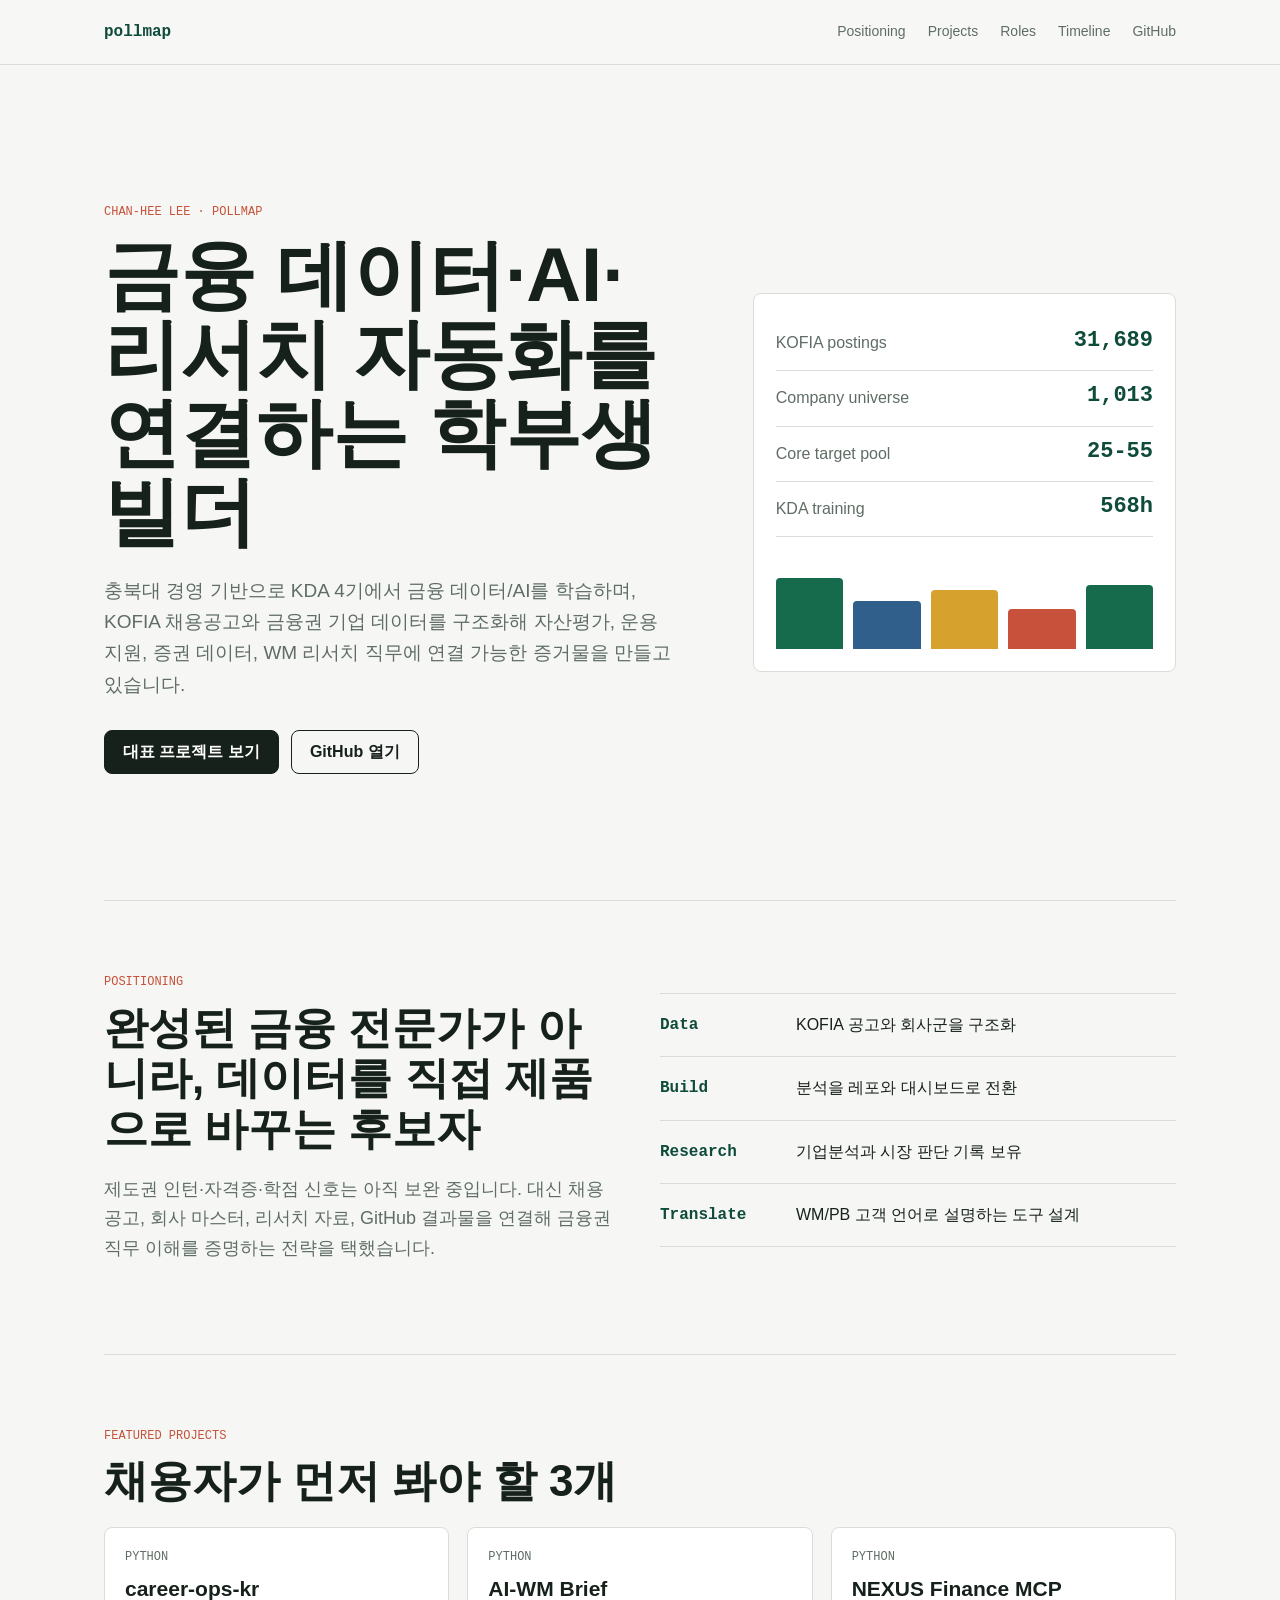
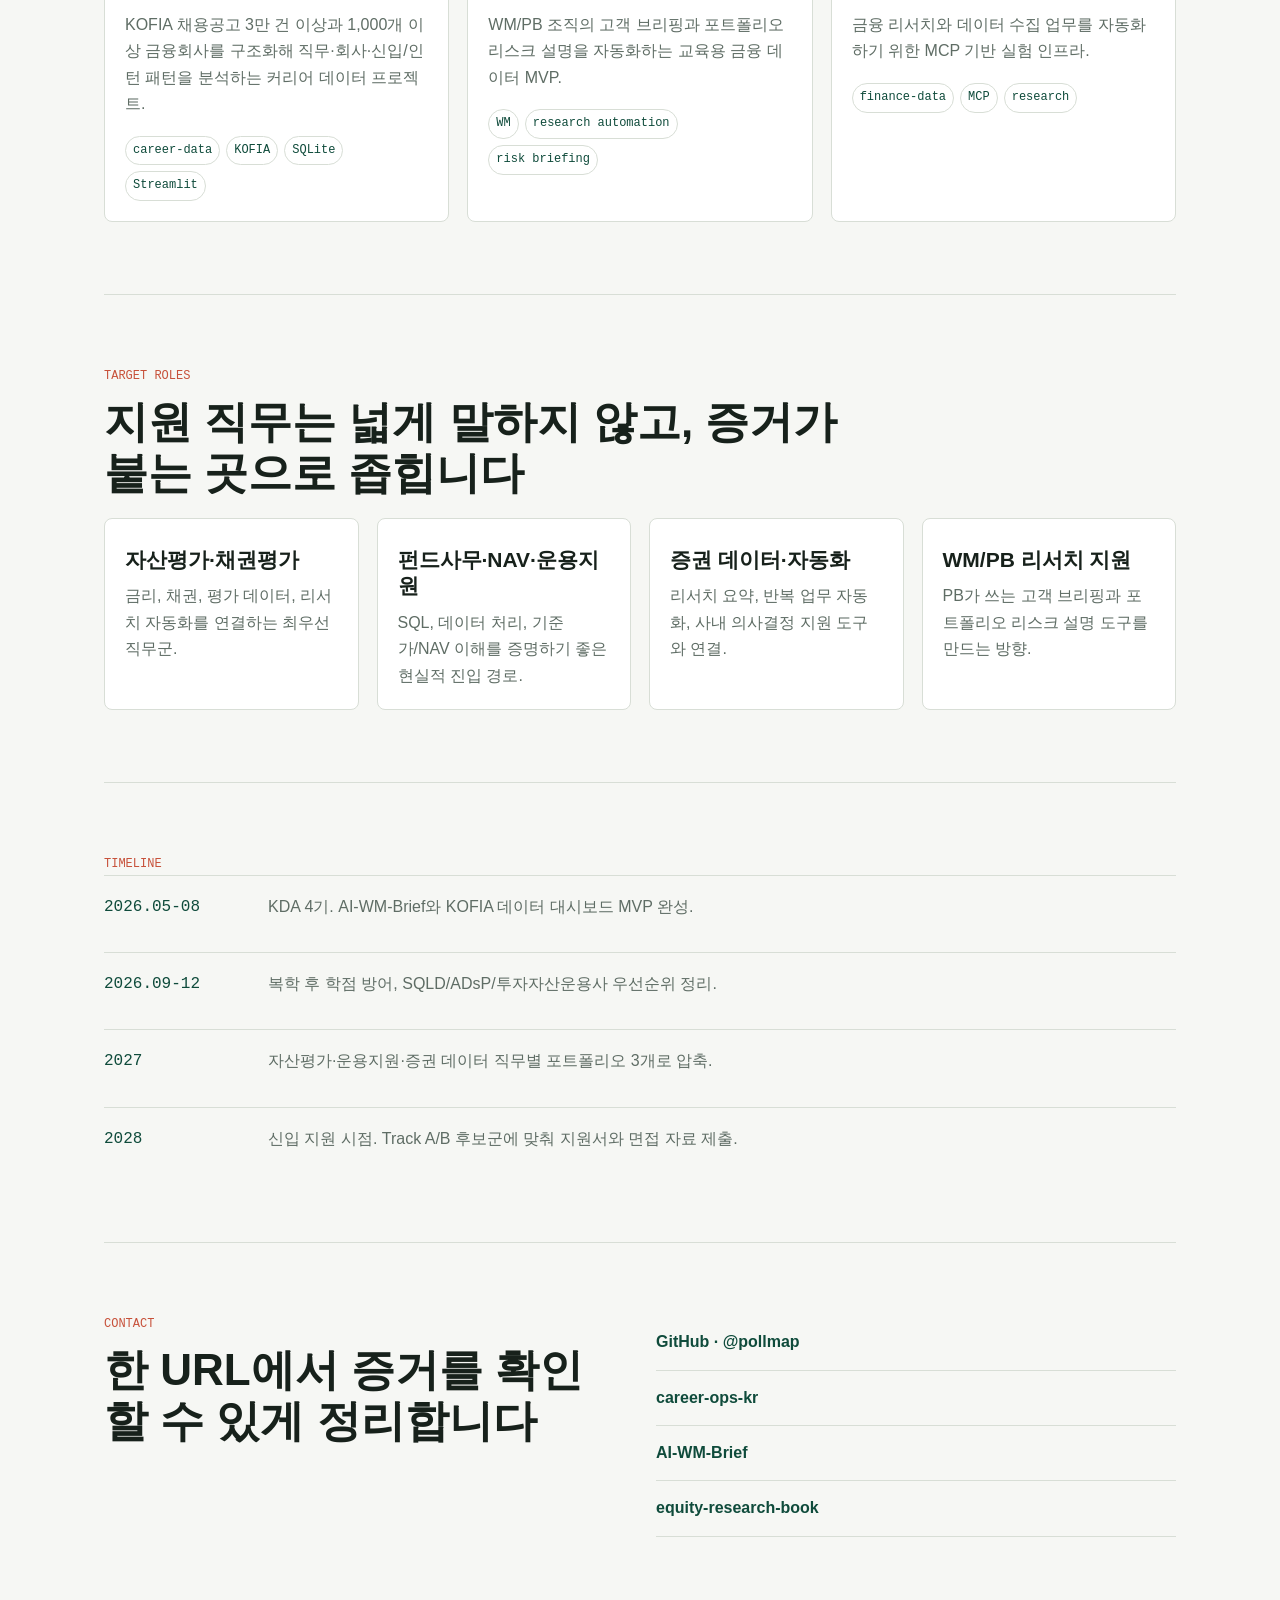
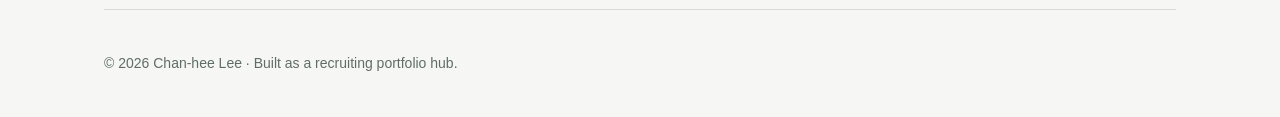
<file: index.html>
<!DOCTYPE html>
<html lang="ko">
<head>
  <meta charset="UTF-8">
  <meta name="viewport" content="width=device-width, initial-scale=1.0">
  <meta http-equiv="Content-Security-Policy" content="default-src 'self'; script-src 'self' 'unsafe-inline'; style-src 'self' 'unsafe-inline' https://fonts.googleapis.com; font-src https://fonts.gstatic.com; img-src 'self' data: https:; connect-src 'self'; frame-ancestors 'none';">
  <meta name="referrer" content="strict-origin-when-cross-origin">
  <title>pollmap | 금융 데이터·리서치 자동화 포트폴리오</title>
  <meta name="description" content="금융 데이터, AI, 리서치 자동화를 연결하는 학부생 빌더 이찬희의 채용자용 포트폴리오 허브입니다.">
  <meta property="og:title" content="pollmap | Chan-hee Lee">
  <meta property="og:description" content="금융 데이터·AI·리서치 자동화 포트폴리오">
  <meta property="og:url" content="https://pollmap.github.io/">
  <meta property="og:type" content="website">
  <link rel="preconnect" href="https://fonts.googleapis.com">
  <link rel="preconnect" href="https://fonts.gstatic.com" crossorigin>
  <link href="https://fonts.googleapis.com/css2?family=Pretendard+Variable:wght@400;500;650;750&family=IBM+Plex+Mono:wght@400;500;600&display=swap" rel="stylesheet">
  <link rel="stylesheet" href="style.css">
</head>
<body>
  <a class="skip-link" href="#main">본문으로 이동</a>

  <header class="site-header">
    <nav class="nav-container" aria-label="Primary">
      <a href="/" class="logo">pollmap</a>
      <ul class="nav-links">
        <li><a href="#positioning">Positioning</a></li>
        <li><a href="#projects">Projects</a></li>
        <li><a href="#roles">Roles</a></li>
        <li><a href="#timeline">Timeline</a></li>
        <li><a href="https://github.com/pollmap">GitHub</a></li>
      </ul>
    </nav>
  </header>

  <main id="main">
    <section class="hero" aria-labelledby="hero-title">
      <div class="hero-copy">
        <p class="eyebrow">Chan-hee Lee · pollmap</p>
        <h1 id="hero-title">금융 데이터·AI·리서치 자동화를 연결하는 학부생 빌더</h1>
        <p class="hero-text">
          충북대 경영 기반으로 KDA 4기에서 금융 데이터/AI를 학습하며, KOFIA 채용공고와 금융권 기업 데이터를
          구조화해 자산평가, 운용지원, 증권 데이터, WM 리서치 직무에 연결 가능한 증거물을 만들고 있습니다.
        </p>
        <div class="hero-actions">
          <a class="button primary" href="#projects">대표 프로젝트 보기</a>
          <a class="button secondary" href="https://github.com/pollmap">GitHub 열기</a>
        </div>
      </div>
      <aside class="evidence-board" aria-label="Portfolio evidence summary">
        <div class="board-row"><span>KOFIA postings</span><strong>31,689</strong></div>
        <div class="board-row"><span>Company universe</span><strong>1,013</strong></div>
        <div class="board-row"><span>Core target pool</span><strong>25-55</strong></div>
        <div class="board-row"><span>KDA training</span><strong>568h</strong></div>
        <div class="bar-set" aria-hidden="true">
          <i style="--h:78%"></i><i style="--h:52%"></i><i style="--h:64%"></i><i style="--h:44%"></i><i style="--h:70%"></i>
        </div>
      </aside>
    </section>

    <section class="positioning" id="positioning">
      <div class="section-label">Positioning</div>
      <div class="positioning-grid">
        <div>
          <h2>완성된 금융 전문가가 아니라, 데이터를 직접 제품으로 바꾸는 후보자</h2>
          <p>
            제도권 인턴·자격증·학점 신호는 아직 보완 중입니다. 대신 채용공고, 회사 마스터, 리서치 자료, GitHub 결과물을
            연결해 금융권 직무 이해를 증명하는 전략을 택했습니다.
          </p>
        </div>
        <ul class="proof-list">
          <li><strong>Data</strong><span>KOFIA 공고와 회사군을 구조화</span></li>
          <li><strong>Build</strong><span>분석을 레포와 대시보드로 전환</span></li>
          <li><strong>Research</strong><span>기업분석과 시장 판단 기록 보유</span></li>
          <li><strong>Translate</strong><span>WM/PB 고객 언어로 설명하는 도구 설계</span></li>
        </ul>
      </div>
    </section>

    <section class="projects" id="projects">
      <div class="section-label">Featured Projects</div>
      <h2>채용자가 먼저 봐야 할 3개</h2>
      <div class="projects-grid" id="projects-grid" aria-live="polite">
        <p class="loading">projects.json 로드 중</p>
      </div>
    </section>

    <section class="skills" id="roles">
      <div class="section-label">Target Roles</div>
      <h2>지원 직무는 넓게 말하지 않고, 증거가 붙는 곳으로 좁힙니다</h2>
      <div class="role-grid">
        <article>
          <h3>자산평가·채권평가</h3>
          <p>금리, 채권, 평가 데이터, 리서치 자동화를 연결하는 최우선 직무군.</p>
        </article>
        <article>
          <h3>펀드사무·NAV·운용지원</h3>
          <p>SQL, 데이터 처리, 기준가/NAV 이해를 증명하기 좋은 현실적 진입 경로.</p>
        </article>
        <article>
          <h3>증권 데이터·자동화</h3>
          <p>리서치 요약, 반복 업무 자동화, 사내 의사결정 지원 도구와 연결.</p>
        </article>
        <article>
          <h3>WM/PB 리서치 지원</h3>
          <p>PB가 쓰는 고객 브리핑과 포트폴리오 리스크 설명 도구를 만드는 방향.</p>
        </article>
      </div>
    </section>

    <section class="timeline" id="timeline">
      <div class="section-label">Timeline</div>
      <ol class="timeline-list">
        <li><time>2026.05-08</time><p>KDA 4기. AI-WM-Brief와 KOFIA 데이터 대시보드 MVP 완성.</p></li>
        <li><time>2026.09-12</time><p>복학 후 학점 방어, SQLD/ADsP/투자자산운용사 우선순위 정리.</p></li>
        <li><time>2027</time><p>자산평가·운용지원·증권 데이터 직무별 포트폴리오 3개로 압축.</p></li>
        <li><time>2028</time><p>신입 지원 시점. Track A/B 후보군에 맞춰 지원서와 면접 자료 제출.</p></li>
      </ol>
    </section>

    <section class="contact">
      <div>
        <div class="section-label">Contact</div>
        <h2>한 URL에서 증거를 확인할 수 있게 정리합니다</h2>
      </div>
      <ul class="contact-links">
        <li><a href="https://github.com/pollmap">GitHub · @pollmap</a></li>
        <li><a href="https://github.com/pollmap/career-ops-kr">career-ops-kr</a></li>
        <li><a href="https://github.com/pollmap/AI-WM-Brief">AI-WM-Brief</a></li>
        <li><a href="https://github.com/pollmap/equity-research-book">equity-research-book</a></li>
      </ul>
    </section>
  </main>

  <footer class="site-footer">
    <p>© 2026 Chan-hee Lee · Built as a recruiting portfolio hub.</p>
  </footer>

  <script>
    (async () => {
      const grid = document.getElementById('projects-grid');
      try {
        const res = await fetch('./projects.json', { cache: 'no-cache' });
        if (!res.ok) throw new Error(`HTTP ${res.status}`);
        const data = await res.json();
        const projects = (Array.isArray(data.projects) ? data.projects : []).filter(p => p.featured).slice(0, 3);
        grid.innerHTML = projects.map(project => {
          const tags = (project.tags || []).map(tag => `<span>${escapeHtml(tag)}</span>`).join('');
          return `
            <a class="project-card" href="${escapeAttribute(project.url)}" target="_blank" rel="noopener noreferrer">
              <p class="project-kicker">${escapeHtml(project.language || 'Project')}</p>
              <h3>${escapeHtml(project.title || project.name)}</h3>
              <p>${escapeHtml(project.description || '')}</p>
              <div class="project-tags">${tags}</div>
            </a>
          `;
        }).join('');
      } catch (error) {
        grid.innerHTML = `<p class="loading error">프로젝트 데이터를 불러오지 못했습니다: ${escapeHtml(error.message)}</p>`;
      }
    })();

    function escapeHtml(value) {
      return String(value).replace(/[&<>"']/g, char => ({
        '&': '&amp;', '<': '&lt;', '>': '&gt;', '"': '&quot;', "'": '&#39;'
      })[char]);
    }

    function escapeAttribute(value) {
      return escapeHtml(value || '#');
    }
  </script>
</body>
</html>
</file>
<file: style.css>
:root {
  --paper: #f6f7f4;
  --panel: #ffffff;
  --ink: #17211b;
  --muted: #5f6d65;
  --line: #d8ded6;
  --green: #176b4d;
  --green-2: #0f4b3b;
  --coral: #c7513a;
  --blue: #315f8c;
  --yellow: #d7a12d;
  --maxw: 1120px;
  --radius: 8px;
  --font-body: "Pretendard Variable", -apple-system, BlinkMacSystemFont, "Segoe UI", sans-serif;
  --font-mono: "IBM Plex Mono", ui-monospace, SFMono-Regular, Menlo, monospace;
}

*,
*::before,
*::after { box-sizing: border-box; }

html { scroll-behavior: smooth; }

body {
  margin: 0;
  background: var(--paper);
  color: var(--ink);
  font: 16px/1.65 var(--font-body);
}

a { color: inherit; text-decoration: none; }
a:hover { color: var(--green); }

.skip-link {
  position: absolute;
  left: -999px;
  top: 12px;
  background: var(--ink);
  color: var(--panel);
  padding: 8px 12px;
  z-index: 10;
}

.skip-link:focus { left: 12px; }

.site-header {
  position: sticky;
  top: 0;
  z-index: 5;
  border-bottom: 1px solid var(--line);
  background: color-mix(in srgb, var(--paper) 92%, white);
}

.nav-container {
  max-width: var(--maxw);
  margin: 0 auto;
  min-height: 64px;
  padding: 0 24px;
  display: flex;
  align-items: center;
  justify-content: space-between;
}

.logo {
  font-family: var(--font-mono);
  font-weight: 600;
  color: var(--green-2);
}

.nav-links {
  list-style: none;
  display: flex;
  gap: 22px;
  margin: 0;
  padding: 0;
  color: var(--muted);
  font-size: 14px;
}

main {
  max-width: var(--maxw);
  margin: 0 auto;
  padding: 0 24px;
}

.hero {
  min-height: calc(100vh - 64px);
  display: grid;
  grid-template-columns: minmax(0, 1.15fr) minmax(320px, 0.85fr);
  align-items: center;
  gap: clamp(32px, 6vw, 76px);
  border-bottom: 1px solid var(--line);
  padding: 56px 0;
}

.eyebrow,
.section-label,
.project-kicker {
  font-family: var(--font-mono);
  font-size: 12px;
  color: var(--coral);
  text-transform: uppercase;
}

.hero h1 {
  margin: 0;
  max-width: 760px;
  font-size: clamp(38px, 6vw, 76px);
  line-height: 1.04;
  letter-spacing: 0;
}

.hero-text {
  max-width: 700px;
  margin: 24px 0 0;
  color: var(--muted);
  font-size: 19px;
}

.hero-actions {
  display: flex;
  flex-wrap: wrap;
  gap: 12px;
  margin-top: 30px;
}

.button {
  display: inline-flex;
  align-items: center;
  justify-content: center;
  min-height: 44px;
  padding: 0 18px;
  border-radius: var(--radius);
  border: 1px solid var(--ink);
  font-weight: 650;
}

.button.primary {
  background: var(--ink);
  color: var(--panel);
}

.button.secondary {
  background: transparent;
  color: var(--ink);
}

.evidence-board {
  background: var(--panel);
  border: 1px solid var(--line);
  border-radius: var(--radius);
  padding: 22px;
}

.board-row {
  display: flex;
  justify-content: space-between;
  gap: 20px;
  padding: 14px 0;
  border-bottom: 1px solid var(--line);
}

.board-row span { color: var(--muted); }
.board-row strong { font: 600 22px/1 var(--font-mono); color: var(--green-2); }

.bar-set {
  height: 112px;
  display: flex;
  align-items: end;
  gap: 10px;
  padding-top: 20px;
}

.bar-set i {
  flex: 1;
  height: var(--h);
  background: var(--green);
  border-radius: 4px 4px 0 0;
}

.bar-set i:nth-child(2) { background: var(--blue); }
.bar-set i:nth-child(3) { background: var(--yellow); }
.bar-set i:nth-child(4) { background: var(--coral); }

section {
  padding: 72px 0;
  border-bottom: 1px solid var(--line);
}

section h2 {
  margin: 10px 0 20px;
  max-width: 780px;
  font-size: clamp(28px, 4vw, 44px);
  line-height: 1.15;
  letter-spacing: 0;
}

.positioning-grid {
  display: grid;
  grid-template-columns: 1fr 1fr;
  gap: 40px;
}

.positioning p {
  color: var(--muted);
  font-size: 18px;
}

.proof-list {
  list-style: none;
  margin: 0;
  padding: 0;
  border-top: 1px solid var(--line);
}

.proof-list li {
  display: grid;
  grid-template-columns: 120px 1fr;
  gap: 16px;
  padding: 18px 0;
  border-bottom: 1px solid var(--line);
}

.proof-list strong {
  font-family: var(--font-mono);
  color: var(--green-2);
}

.projects-grid,
.role-grid {
  display: grid;
  grid-template-columns: repeat(3, minmax(0, 1fr));
  gap: 18px;
}

.project-card,
.role-grid article {
  background: var(--panel);
  border: 1px solid var(--line);
  border-radius: var(--radius);
  padding: 20px;
}

.project-card h3,
.role-grid h3 {
  margin: 8px 0 10px;
  font-size: 21px;
  line-height: 1.25;
  letter-spacing: 0;
}

.project-card p,
.role-grid p {
  color: var(--muted);
  margin: 0;
}

.project-tags {
  display: flex;
  flex-wrap: wrap;
  gap: 6px;
  margin-top: 18px;
}

.project-tags span {
  font-family: var(--font-mono);
  font-size: 12px;
  color: var(--green-2);
  border: 1px solid var(--line);
  padding: 4px 7px;
  border-radius: 999px;
}

.role-grid {
  grid-template-columns: repeat(4, minmax(0, 1fr));
}

.timeline-list {
  list-style: none;
  margin: 0;
  padding: 0;
  display: grid;
  gap: 14px;
}

.timeline-list li {
  display: grid;
  grid-template-columns: 140px 1fr;
  gap: 24px;
  padding: 18px 0;
  border-top: 1px solid var(--line);
}

time {
  font-family: var(--font-mono);
  color: var(--green-2);
}

.timeline-list p { margin: 0; color: var(--muted); }

.contact {
  display: grid;
  grid-template-columns: 1fr 1fr;
  gap: 32px;
}

.contact-links {
  list-style: none;
  margin: 0;
  padding: 0;
}

.contact-links li {
  border-bottom: 1px solid var(--line);
}

.contact-links a {
  display: block;
  padding: 14px 0;
  color: var(--green-2);
  font-weight: 650;
}

.site-footer {
  max-width: var(--maxw);
  margin: 0 auto;
  padding: 28px 24px;
  color: var(--muted);
  font-size: 14px;
}

.loading { color: var(--muted); }
.error { color: var(--coral); }

@media (max-width: 900px) {
  .nav-links { display: none; }
  .hero,
  .positioning-grid,
  .contact {
    grid-template-columns: 1fr;
  }
  .hero { min-height: auto; }
  .projects-grid,
  .role-grid {
    grid-template-columns: 1fr;
  }
}

@media (max-width: 560px) {
  .nav-container,
  main,
  .site-footer { padding-left: 16px; padding-right: 16px; }
  .hero h1 { font-size: 36px; }
  .hero-text { font-size: 17px; }
  .proof-list li,
  .timeline-list li {
    grid-template-columns: 1fr;
    gap: 8px;
  }
}
</file>
